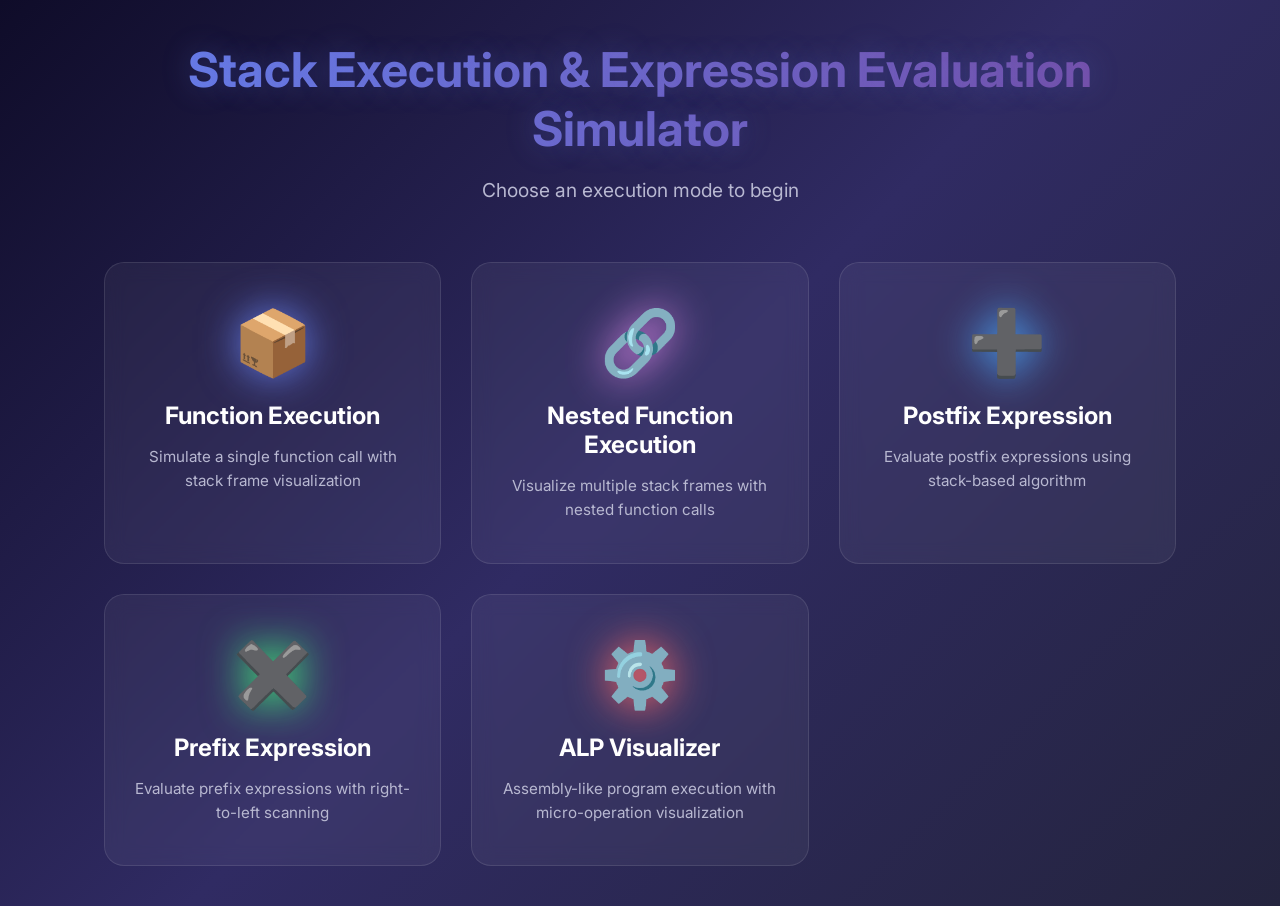
<file: backend/templates/menu.html>
<!DOCTYPE html>
<html lang="en">
<head>
  <meta charset="UTF-8">
  <meta name="viewport" content="width=device-width, initial-scale=1.0">
  <title>Stack Simulator - Menu</title>
  <link rel="preconnect" href="https://fonts.googleapis.com">
  <link rel="preconnect" href="https://fonts.gstatic.com" crossorigin>
  <link href="https://fonts.googleapis.com/css2?family=JetBrains+Mono:wght@400;500;700&family=Inter:wght@400;600;700&display=swap" rel="stylesheet">
  <style>
    * {
      margin: 0;
      padding: 0;
      box-sizing: border-box;
    }

    body {
      font-family: 'Inter', sans-serif;
      background: linear-gradient(135deg, #0f0c29, #302b63, #24243e);
      min-height: 100vh;
      display: flex;
      align-items: center;
      justify-content: center;
      color: #fff;
      overflow: hidden;
    }

    .menu-container {
      max-width: 1200px;
      width: 90%;
      padding: 40px;
      animation: fadeIn 0.8s ease-out;
    }

    @keyframes fadeIn {
      from {
        opacity: 0;
        transform: translateY(30px);
      }
      to {
        opacity: 1;
        transform: translateY(0);
      }
    }

    h1 {
      font-size: 3rem;
      text-align: center;
      margin-bottom: 20px;
      background: linear-gradient(90deg, #667eea 0%, #764ba2 100%);
      -webkit-background-clip: text;
      -webkit-text-fill-color: transparent;
      background-clip: text;
      text-shadow: 0 0 30px rgba(102, 126, 234, 0.3);
    }

    .subtitle {
      text-align: center;
      font-size: 1.2rem;
      color: #b8b8d1;
      margin-bottom: 60px;
    }

    .menu-grid {
      display: grid;
      grid-template-columns: repeat(auto-fit, minmax(280px, 1fr));
      gap: 30px;
      margin-top: 40px;
    }

    .menu-card {
      background: rgba(255, 255, 255, 0.05);
      backdrop-filter: blur(10px);
      border: 1px solid rgba(255, 255, 255, 0.1);
      border-radius: 20px;
      padding: 40px 30px;
      text-align: center;
      cursor: pointer;
      transition: all 0.4s cubic-bezier(0.175, 0.885, 0.32, 1.275);
      position: relative;
      overflow: hidden;
    }

    .menu-card::before {
      content: '';
      position: absolute;
      top: 0;
      left: 0;
      width: 100%;
      height: 100%;
      background: linear-gradient(135deg, rgba(102, 126, 234, 0.1), rgba(118, 75, 162, 0.1));
      opacity: 0;
      transition: opacity 0.4s;
    }

    .menu-card:hover::before {
      opacity: 1;
    }

    .menu-card:hover {
      transform: translateY(-10px) scale(1.02);
      border-color: rgba(102, 126, 234, 0.5);
      box-shadow: 0 20px 60px rgba(102, 126, 234, 0.3);
    }

    .card-icon {
      font-size: 4rem;
      margin-bottom: 20px;
      display: block;
      filter: drop-shadow(0 0 20px currentColor);
    }

    .card-title {
      font-size: 1.5rem;
      font-weight: 700;
      margin-bottom: 15px;
      color: #fff;
    }

    .card-description {
      font-size: 0.95rem;
      color: #b8b8d1;
      line-height: 1.6;
    }

    .card-1 { --accent: #667eea; }
    .card-2 { --accent: #f093fb; }
    .card-3 { --accent: #4facfe; }
    .card-4 { --accent: #43e97b; }

    .menu-card:nth-child(1) .card-icon { color: var(--accent); }
    .menu-card:nth-child(2) .card-icon { color: #f093fb; }
    .menu-card:nth-child(3) .card-icon { color: #4facfe; }
    .menu-card:nth-child(4) .card-icon { color: #43e97b; }

    @media (max-width: 768px) {
      h1 {
        font-size: 2rem;
      }
      .subtitle {
        font-size: 1rem;
      }
      .menu-grid {
        grid-template-columns: 1fr;
      }
    }
  </style>
</head>
<body>
  <div class="menu-container">
    <h1>Stack Execution & Expression Evaluation Simulator</h1>
    <p class="subtitle">Choose an execution mode to begin</p>

    <div class="menu-grid">
      <div class="menu-card card-1" onclick="location.href='/function'">
        <span class="card-icon">📦</span>
        <h2 class="card-title">Function Execution</h2>
        <p class="card-description">Simulate a single function call with stack frame visualization</p>
      </div>

      <div class="menu-card card-2" onclick="location.href='/nested'">
        <span class="card-icon">🔗</span>
        <h2 class="card-title">Nested Function Execution</h2>
        <p class="card-description">Visualize multiple stack frames with nested function calls</p>
      </div>

      <div class="menu-card card-3" onclick="location.href='/postfix'">
        <span class="card-icon">➕</span>
        <h2 class="card-title">Postfix Expression</h2>
        <p class="card-description">Evaluate postfix expressions using stack-based algorithm</p>
      </div>

      <div class="menu-card card-4" onclick="location.href='/prefix'">
        <span class="card-icon">✖️</span>
        <h2 class="card-title">Prefix Expression</h2>
        <p class="card-description">Evaluate prefix expressions with right-to-left scanning</p>
      </div>

      <div class="menu-card" onclick="location.href='/alp'" style="--accent: #ff6b6b;">
        <span class="card-icon" style="color: #ff6b6b;">⚙️</span>
        <h2 class="card-title">ALP Visualizer</h2>
        <p class="card-description">Assembly-like program execution with micro-operation visualization</p>
      </div>
    </div>
  </div>
</body>
</html>
</file>
